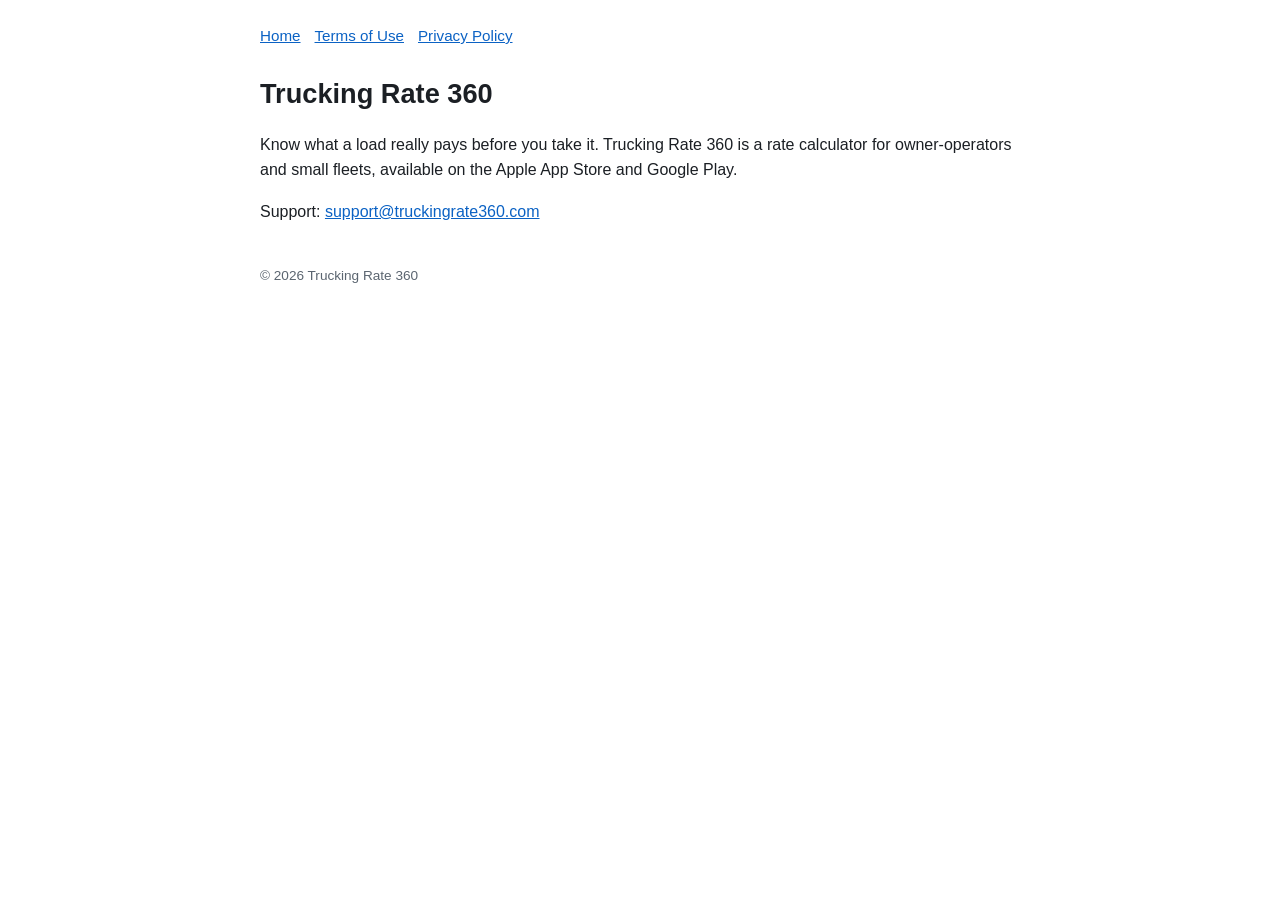
<file: index.html>
<!doctype html><html lang="en"><head><meta charset="utf-8"><meta name="viewport" content="width=device-width,initial-scale=1">
<title>Trucking Rate 360</title><link rel="stylesheet" href="/style.css"></head><body>
<nav><a href="/">Home</a><a href="/terms">Terms of Use</a><a href="/privacy">Privacy Policy</a></nav>
<h1>Trucking Rate 360</h1>
<p>Know what a load really pays before you take it. Trucking Rate 360 is a rate calculator for owner-operators and small fleets, available on the Apple App Store and Google Play.</p>
<p>Support: <a href="mailto:support@truckingrate360.com">support@truckingrate360.com</a></p>
<footer>&copy; 2026 Trucking Rate 360</footer>
</body></html>
</file>
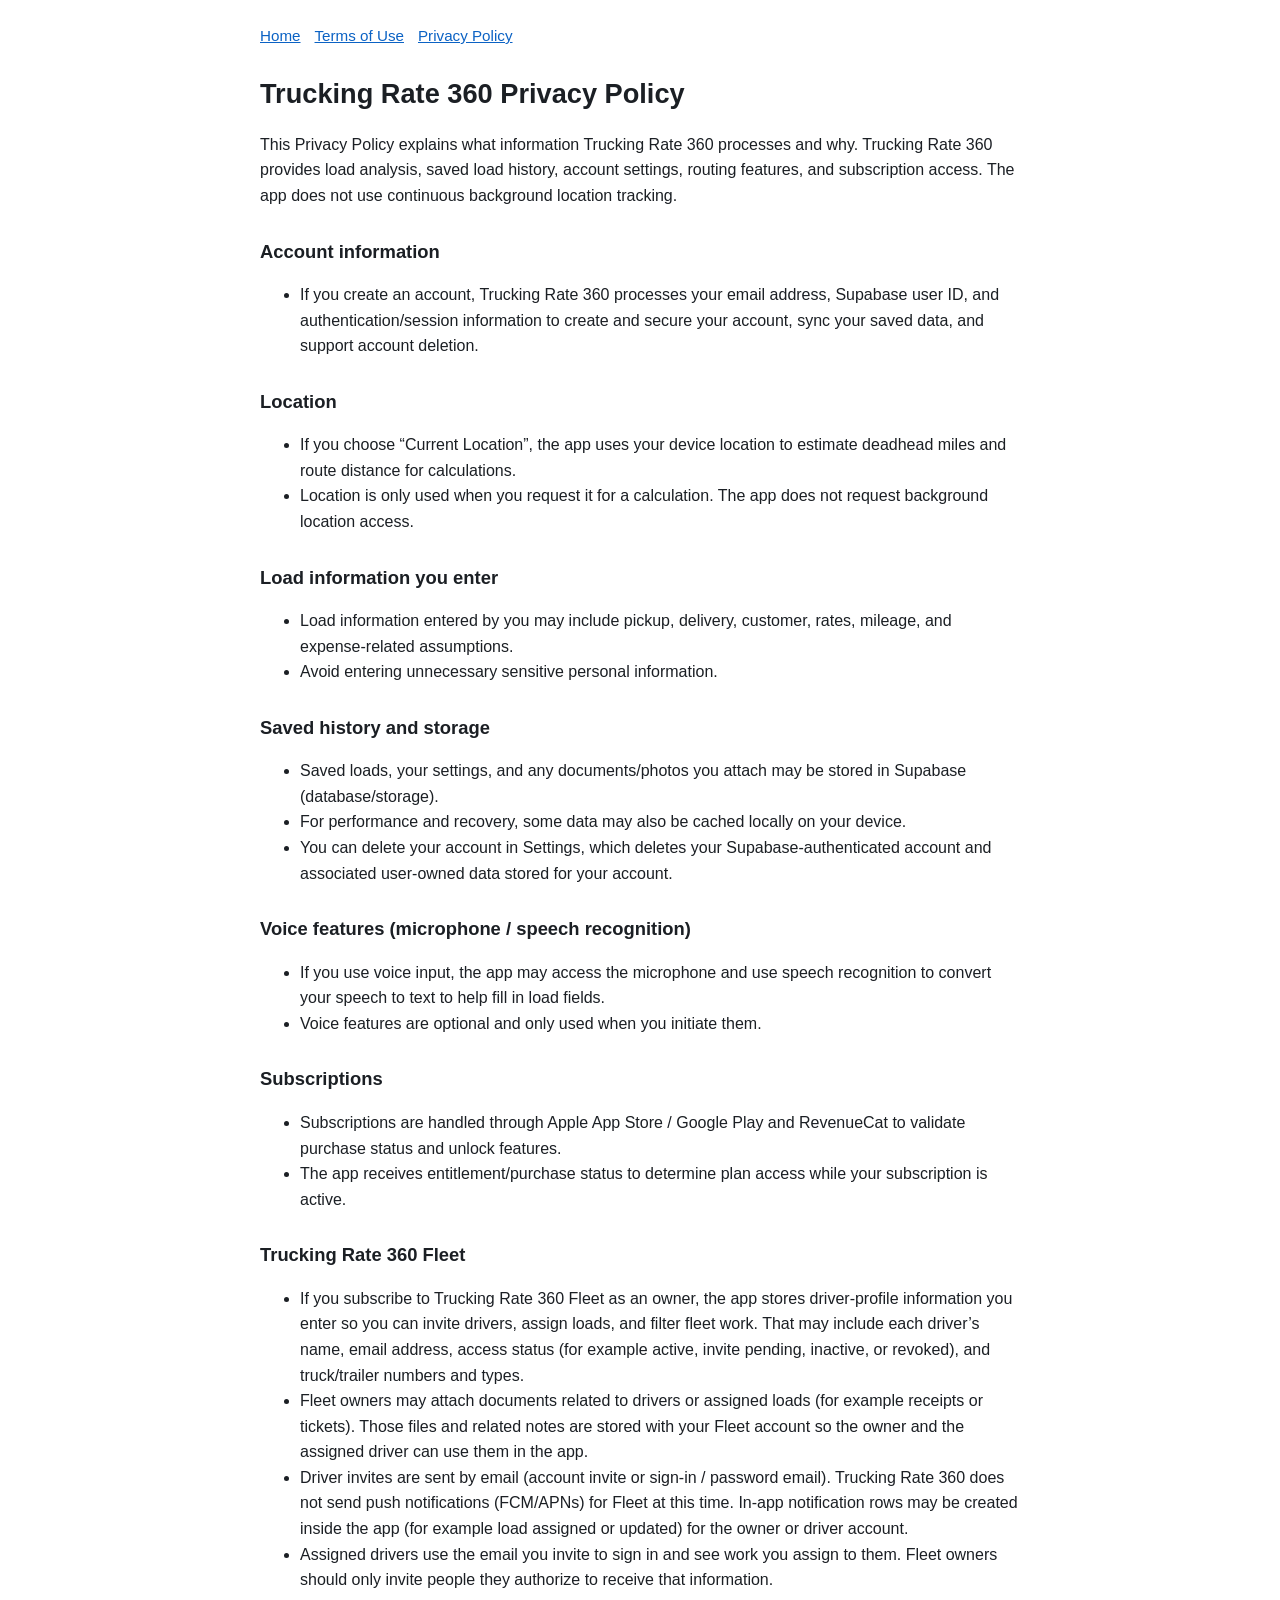
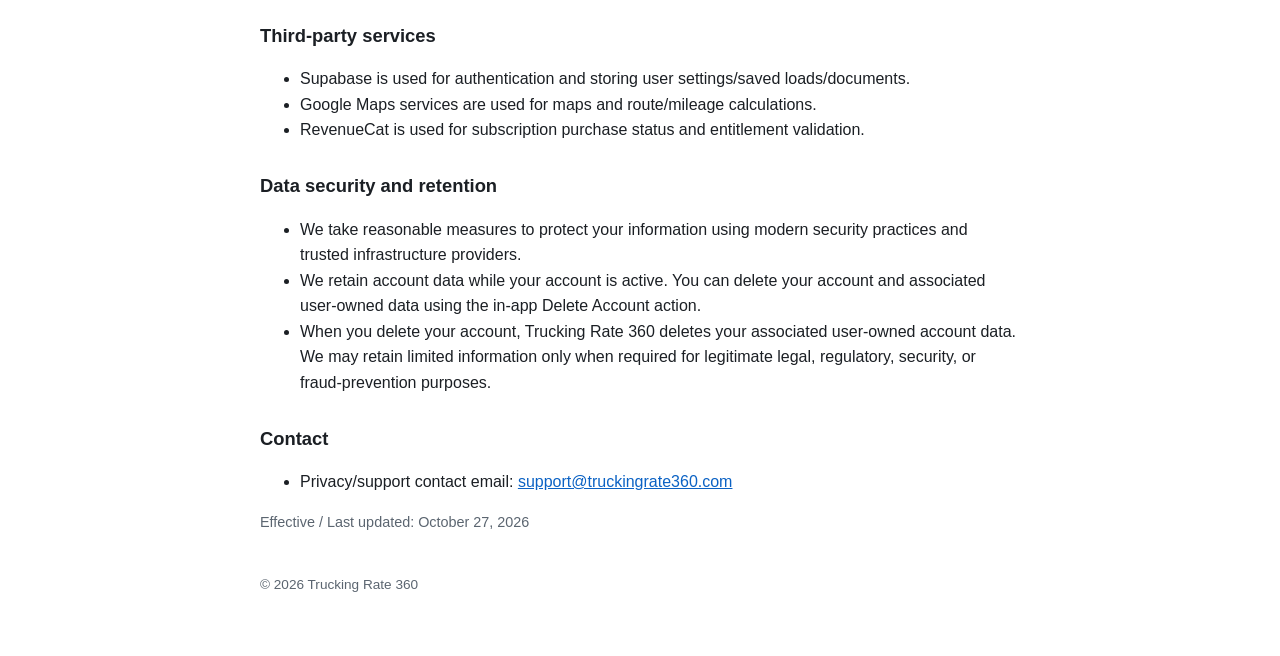
<file: privacy/index.html>
<!doctype html><html lang="en"><head><meta charset="utf-8"><meta name="viewport" content="width=device-width,initial-scale=1">
<title>Privacy Policy - Trucking Rate 360</title><link rel="stylesheet" href="/style.css"></head><body>
<nav><a href="/">Home</a><a href="/terms">Terms of Use</a><a href="/privacy">Privacy Policy</a></nav>
<h1>Trucking Rate 360 Privacy Policy</h1>
<p>This Privacy Policy explains what information Trucking Rate 360 processes and why. Trucking Rate 360 provides load analysis, saved load history, account settings, routing features, and subscription access. The app does not use continuous background location tracking.</p>
<h2>Account information</h2><ul><li>If you create an account, Trucking Rate 360 processes your email address, Supabase user ID, and authentication/session information to create and secure your account, sync your saved data, and support account deletion.</li></ul>
<h2>Location</h2><ul><li>If you choose “Current Location”, the app uses your device location to estimate deadhead miles and route distance for calculations.</li><li>Location is only used when you request it for a calculation. The app does not request background location access.</li></ul>
<h2>Load information you enter</h2><ul><li>Load information entered by you may include pickup, delivery, customer, rates, mileage, and expense-related assumptions.</li><li>Avoid entering unnecessary sensitive personal information.</li></ul>
<h2>Saved history and storage</h2><ul><li>Saved loads, your settings, and any documents/photos you attach may be stored in Supabase (database/storage).</li><li>For performance and recovery, some data may also be cached locally on your device.</li><li>You can delete your account in Settings, which deletes your Supabase-authenticated account and associated user-owned data stored for your account.</li></ul>
<h2>Voice features (microphone / speech recognition)</h2><ul><li>If you use voice input, the app may access the microphone and use speech recognition to convert your speech to text to help fill in load fields.</li><li>Voice features are optional and only used when you initiate them.</li></ul>
<h2>Subscriptions</h2><ul><li>Subscriptions are handled through Apple App Store / Google Play and RevenueCat to validate purchase status and unlock features.</li><li>The app receives entitlement/purchase status to determine plan access while your subscription is active.</li></ul>
<h2>Trucking Rate 360 Fleet</h2><ul><li>If you subscribe to Trucking Rate 360 Fleet as an owner, the app stores driver-profile information you enter so you can invite drivers, assign loads, and filter fleet work. That may include each driver’s name, email address, access status (for example active, invite pending, inactive, or revoked), and truck/trailer numbers and types.</li><li>Fleet owners may attach documents related to drivers or assigned loads (for example receipts or tickets). Those files and related notes are stored with your Fleet account so the owner and the assigned driver can use them in the app.</li><li>Driver invites are sent by email (account invite or sign-in / password email). Trucking Rate 360 does not send push notifications (FCM/APNs) for Fleet at this time. In-app notification rows may be created inside the app (for example load assigned or updated) for the owner or driver account.</li><li>Assigned drivers use the email you invite to sign in and see work you assign to them. Fleet owners should only invite people they authorize to receive that information.</li></ul>
<h2>Third-party services</h2><ul><li>Supabase is used for authentication and storing user settings/saved loads/documents.</li><li>Google Maps services are used for maps and route/mileage calculations.</li><li>RevenueCat is used for subscription purchase status and entitlement validation.</li></ul>
<h2>Data security and retention</h2><ul><li>We take reasonable measures to protect your information using modern security practices and trusted infrastructure providers.</li><li>We retain account data while your account is active. You can delete your account and associated user-owned data using the in-app Delete Account action.</li><li>When you delete your account, Trucking Rate 360 deletes your associated user-owned account data. We may retain limited information only when required for legitimate legal, regulatory, security, or fraud-prevention purposes.</li></ul>
<h2>Contact</h2><ul><li>Privacy/support contact email: <a href="mailto:support@truckingrate360.com">support@truckingrate360.com</a></li></ul>
<p class="date">Effective / Last updated: October 27, 2026</p>
<footer>&copy; 2026 Trucking Rate 360</footer>
</body></html>
</file>
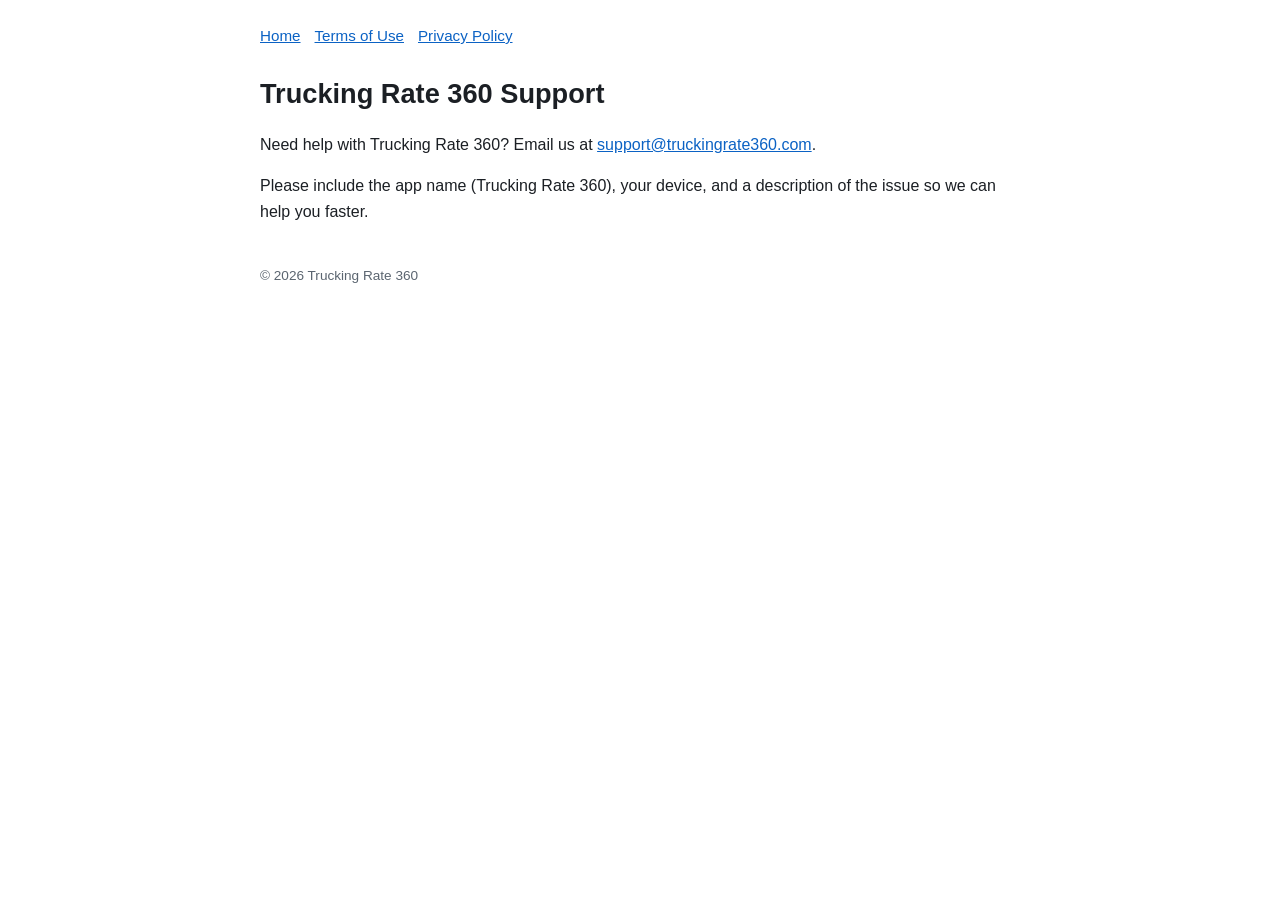
<file: support/index.html>
<!doctype html><html lang="en"><head><meta charset="utf-8"><meta name="viewport" content="width=device-width,initial-scale=1">
<title>Support - Trucking Rate 360</title><link rel="stylesheet" href="/style.css"></head><body>
<nav><a href="/">Home</a><a href="/terms">Terms of Use</a><a href="/privacy">Privacy Policy</a></nav>
<h1>Trucking Rate 360 Support</h1>
<p>Need help with Trucking Rate 360? Email us at <a href="mailto:support@truckingrate360.com">support@truckingrate360.com</a>.</p>
<p>Please include the app name (Trucking Rate 360), your device, and a description of the issue so we can help you faster.</p>
<footer>&copy; 2026 Trucking Rate 360</footer>
</body></html>
</file>
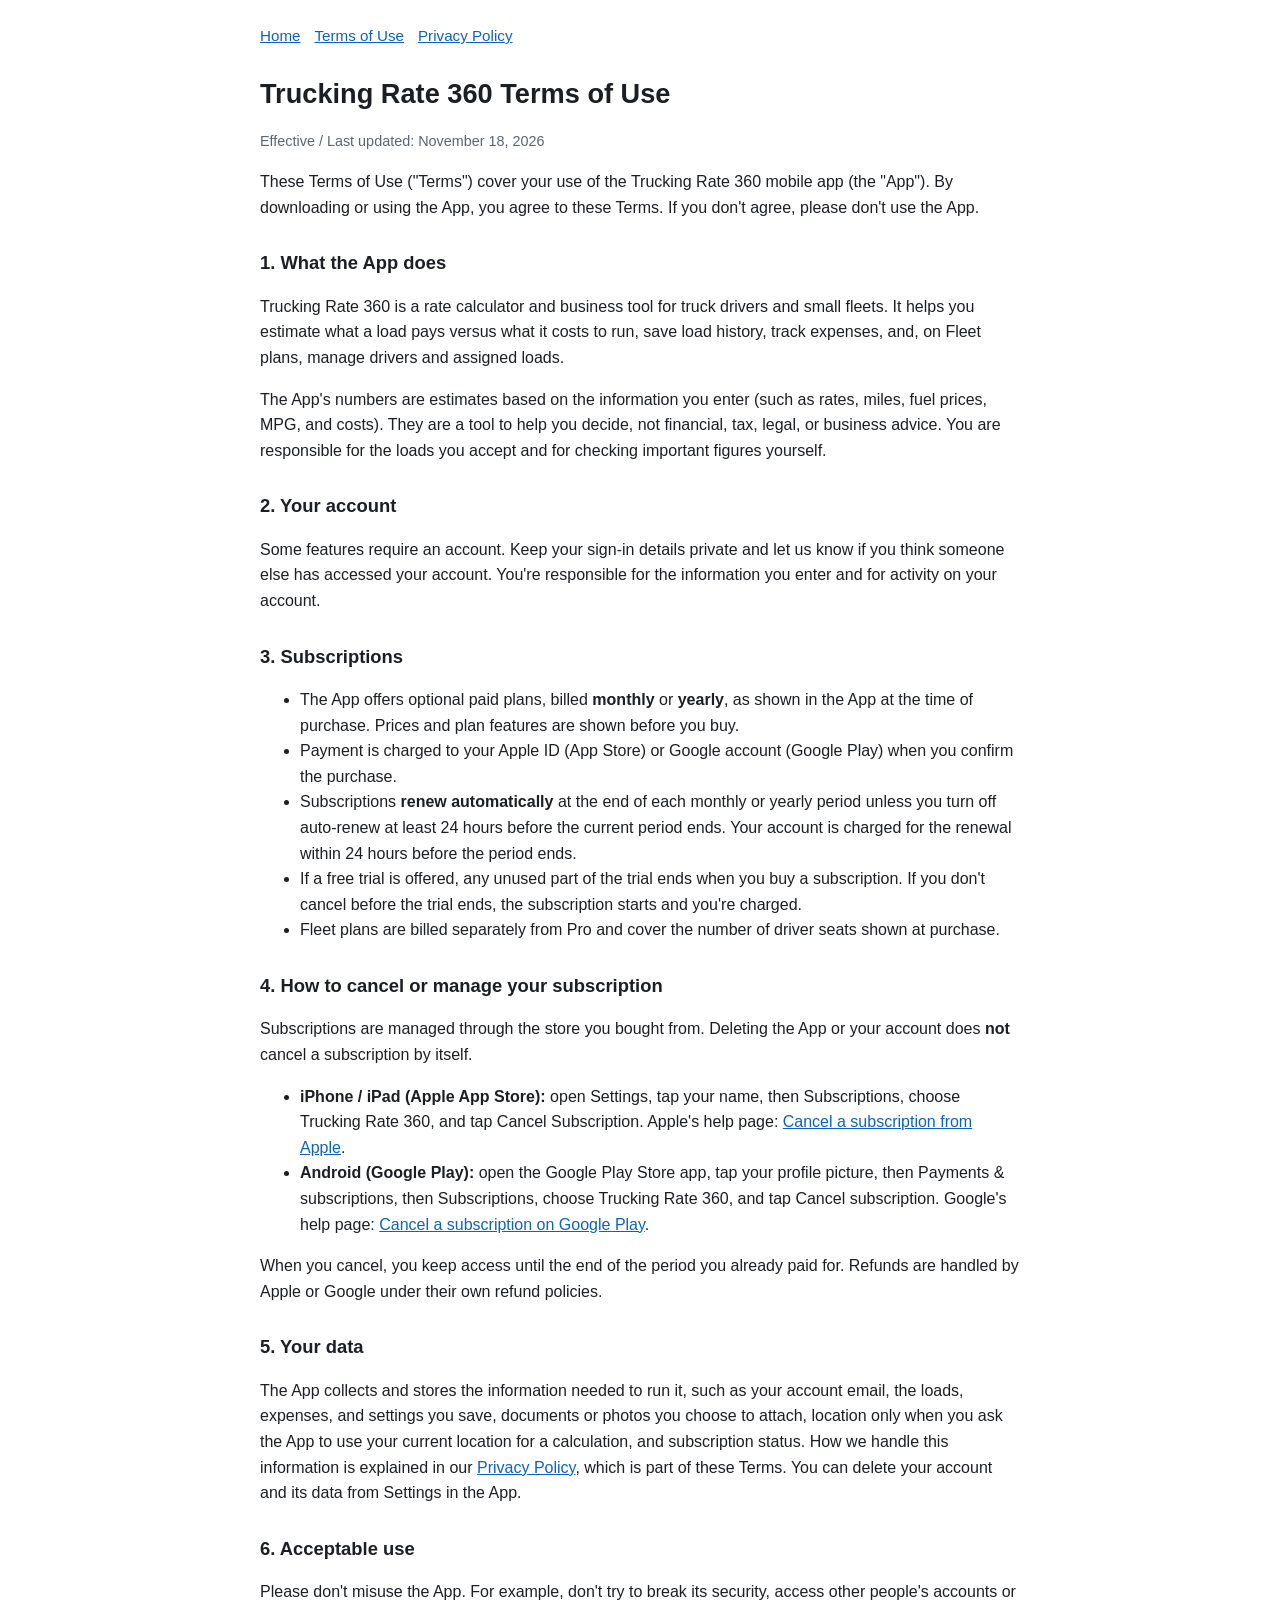
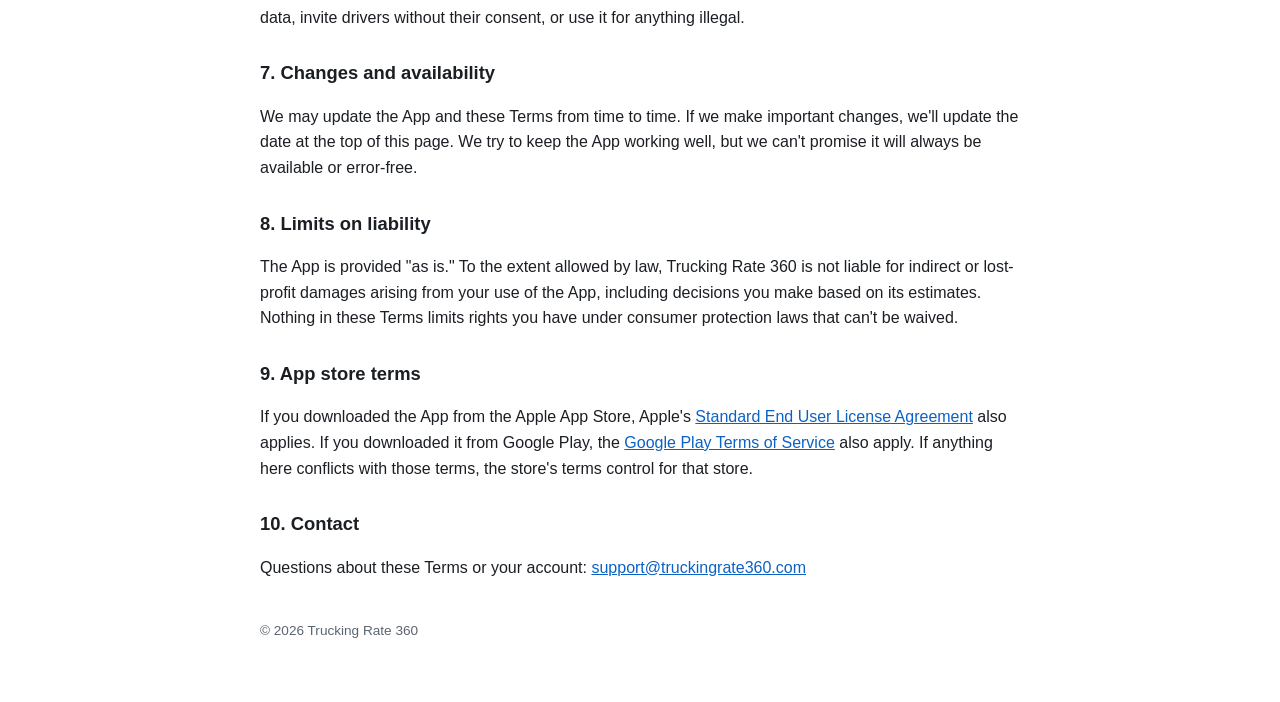
<file: terms/index.html>
<!doctype html><html lang="en"><head><meta charset="utf-8"><meta name="viewport" content="width=device-width,initial-scale=1">
<title>Terms of Use - Trucking Rate 360</title><link rel="stylesheet" href="/style.css"></head><body>
<nav><a href="/">Home</a><a href="/terms">Terms of Use</a><a href="/privacy">Privacy Policy</a></nav>
<h1>Trucking Rate 360 Terms of Use</h1>
<p class="date">Effective / Last updated: November 18, 2026</p>
<p>These Terms of Use ("Terms") cover your use of the Trucking Rate 360 mobile app (the "App"). By downloading or using the App, you agree to these Terms. If you don't agree, please don't use the App.</p>

<h2>1. What the App does</h2>
<p>Trucking Rate 360 is a rate calculator and business tool for truck drivers and small fleets. It helps you estimate what a load pays versus what it costs to run, save load history, track expenses, and, on Fleet plans, manage drivers and assigned loads.</p>
<p>The App's numbers are estimates based on the information you enter (such as rates, miles, fuel prices, MPG, and costs). They are a tool to help you decide, not financial, tax, legal, or business advice. You are responsible for the loads you accept and for checking important figures yourself.</p>

<h2>2. Your account</h2>
<p>Some features require an account. Keep your sign-in details private and let us know if you think someone else has accessed your account. You're responsible for the information you enter and for activity on your account.</p>

<h2>3. Subscriptions</h2>
<ul>
<li>The App offers optional paid plans, billed <strong>monthly</strong> or <strong>yearly</strong>, as shown in the App at the time of purchase. Prices and plan features are shown before you buy.</li>
<li>Payment is charged to your Apple ID (App Store) or Google account (Google Play) when you confirm the purchase.</li>
<li>Subscriptions <strong>renew automatically</strong> at the end of each monthly or yearly period unless you turn off auto-renew at least 24 hours before the current period ends. Your account is charged for the renewal within 24 hours before the period ends.</li>
<li>If a free trial is offered, any unused part of the trial ends when you buy a subscription. If you don't cancel before the trial ends, the subscription starts and you're charged.</li>
<li>Fleet plans are billed separately from Pro and cover the number of driver seats shown at purchase.</li>
</ul>

<h2>4. How to cancel or manage your subscription</h2>
<p>Subscriptions are managed through the store you bought from. Deleting the App or your account does <strong>not</strong> cancel a subscription by itself.</p>
<ul>
<li><strong>iPhone / iPad (Apple App Store):</strong> open Settings, tap your name, then Subscriptions, choose Trucking Rate 360, and tap Cancel Subscription. Apple's help page: <a href="https://support.apple.com/en-us/118428">Cancel a subscription from Apple</a>.</li>
<li><strong>Android (Google Play):</strong> open the Google Play Store app, tap your profile picture, then Payments &amp; subscriptions, then Subscriptions, choose Trucking Rate 360, and tap Cancel subscription. Google's help page: <a href="https://support.google.com/googleplay/answer/7018481">Cancel a subscription on Google Play</a>.</li>
</ul>
<p>When you cancel, you keep access until the end of the period you already paid for. Refunds are handled by Apple or Google under their own refund policies.</p>

<h2>5. Your data</h2>
<p>The App collects and stores the information needed to run it, such as your account email, the loads, expenses, and settings you save, documents or photos you choose to attach, location only when you ask the App to use your current location for a calculation, and subscription status. How we handle this information is explained in our <a href="/privacy">Privacy Policy</a>, which is part of these Terms. You can delete your account and its data from Settings in the App.</p>

<h2>6. Acceptable use</h2>
<p>Please don't misuse the App. For example, don't try to break its security, access other people's accounts or data, invite drivers without their consent, or use it for anything illegal.</p>

<h2>7. Changes and availability</h2>
<p>We may update the App and these Terms from time to time. If we make important changes, we'll update the date at the top of this page. We try to keep the App working well, but we can't promise it will always be available or error-free.</p>

<h2>8. Limits on liability</h2>
<p>The App is provided "as is." To the extent allowed by law, Trucking Rate 360 is not liable for indirect or lost-profit damages arising from your use of the App, including decisions you make based on its estimates. Nothing in these Terms limits rights you have under consumer protection laws that can't be waived.</p>

<h2>9. App store terms</h2>
<p>If you downloaded the App from the Apple App Store, Apple's <a href="https://www.apple.com/legal/internet-services/itunes/dev/stdeula/">Standard End User License Agreement</a> also applies. If you downloaded it from Google Play, the <a href="https://play.google.com/about/play-terms/">Google Play Terms of Service</a> also apply. If anything here conflicts with those terms, the store's terms control for that store.</p>

<h2>10. Contact</h2>
<p>Questions about these Terms or your account: <a href="mailto:support@truckingrate360.com">support@truckingrate360.com</a></p>
<footer>&copy; 2026 Trucking Rate 360</footer>
</body></html>
</file>
<file: style.css>
body{font-family:-apple-system,BlinkMacSystemFont,"Segoe UI",Roboto,Helvetica,Arial,sans-serif;max-width:760px;margin:0 auto;padding:24px 18px 60px;line-height:1.6;color:#1b1f24;background:#fff}
h1{font-size:1.7rem;margin-bottom:4px}h2{font-size:1.15rem;margin-top:28px}
.date{color:#5b6570;font-size:.9rem}a{color:#0b62c4}nav{margin-bottom:24px;font-size:.95rem}nav a{margin-right:14px}
footer{margin-top:40px;font-size:.85rem;color:#5b6570}
</file>
